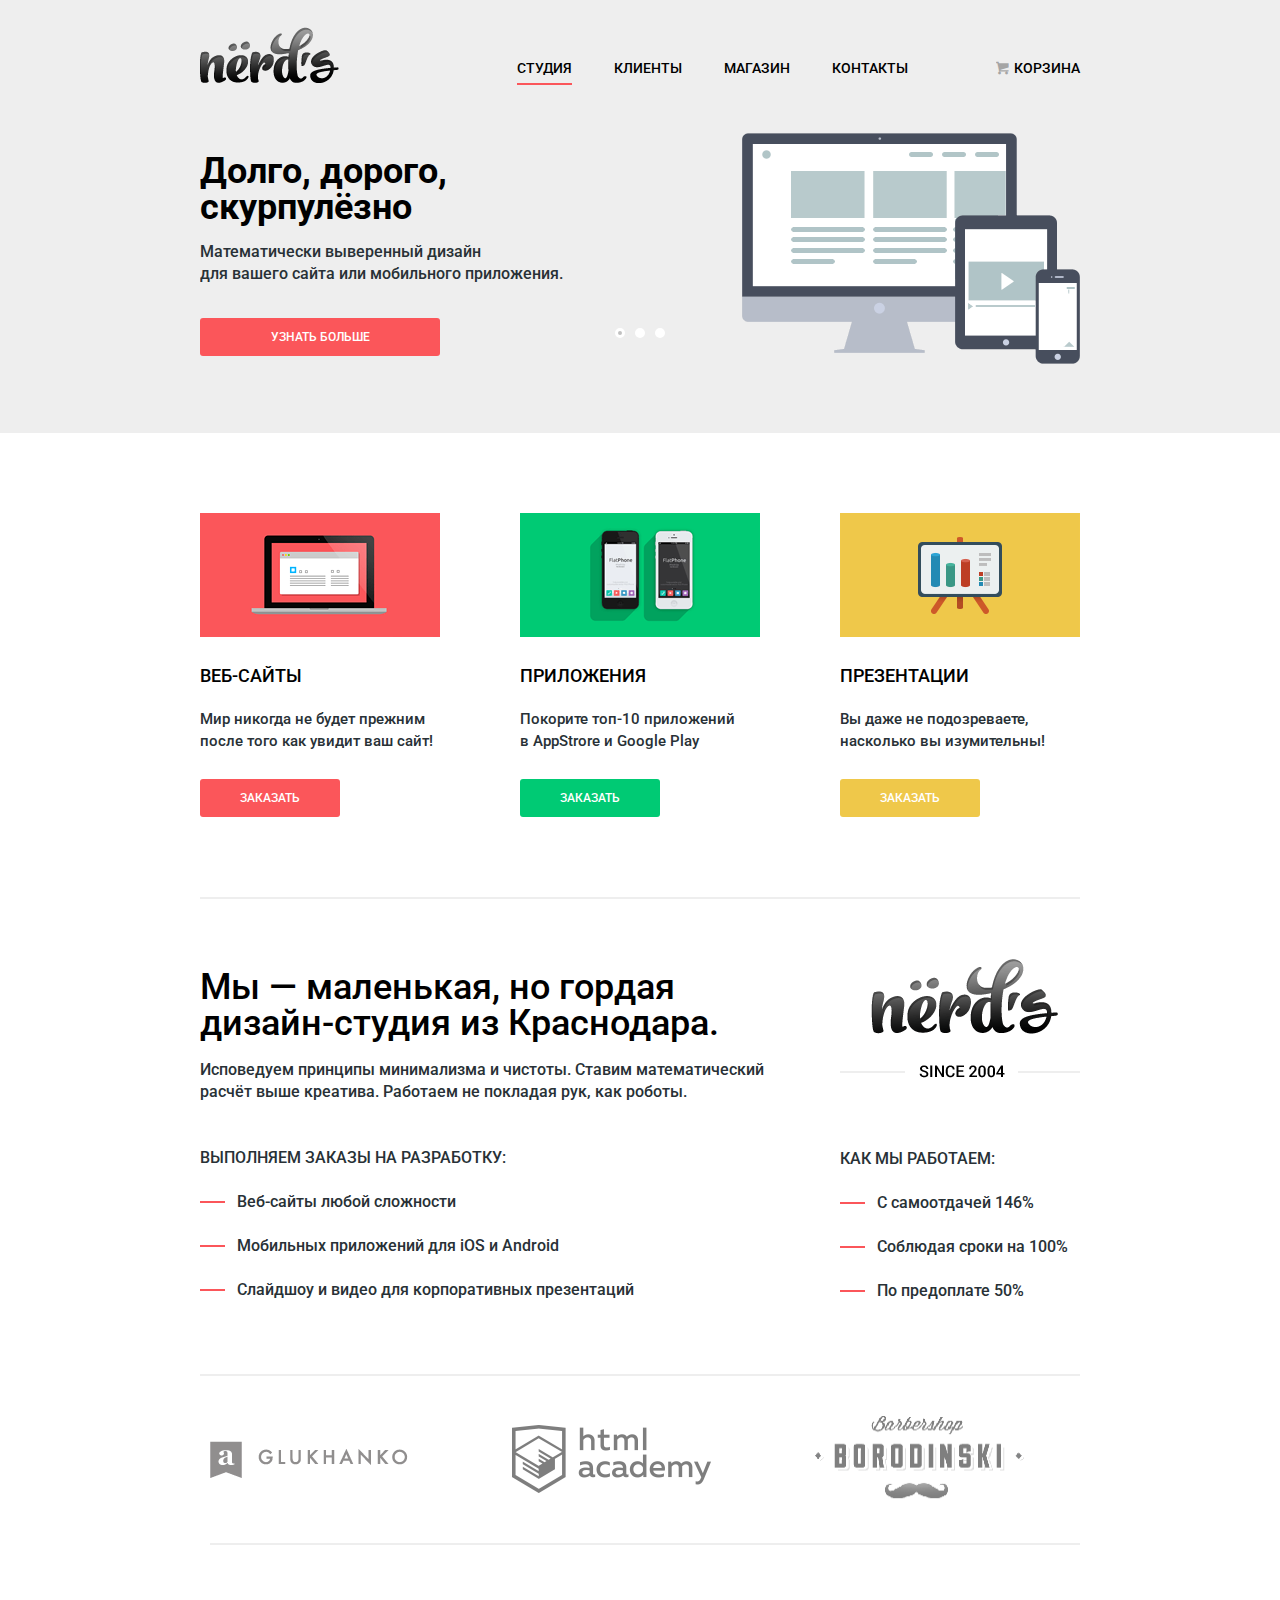
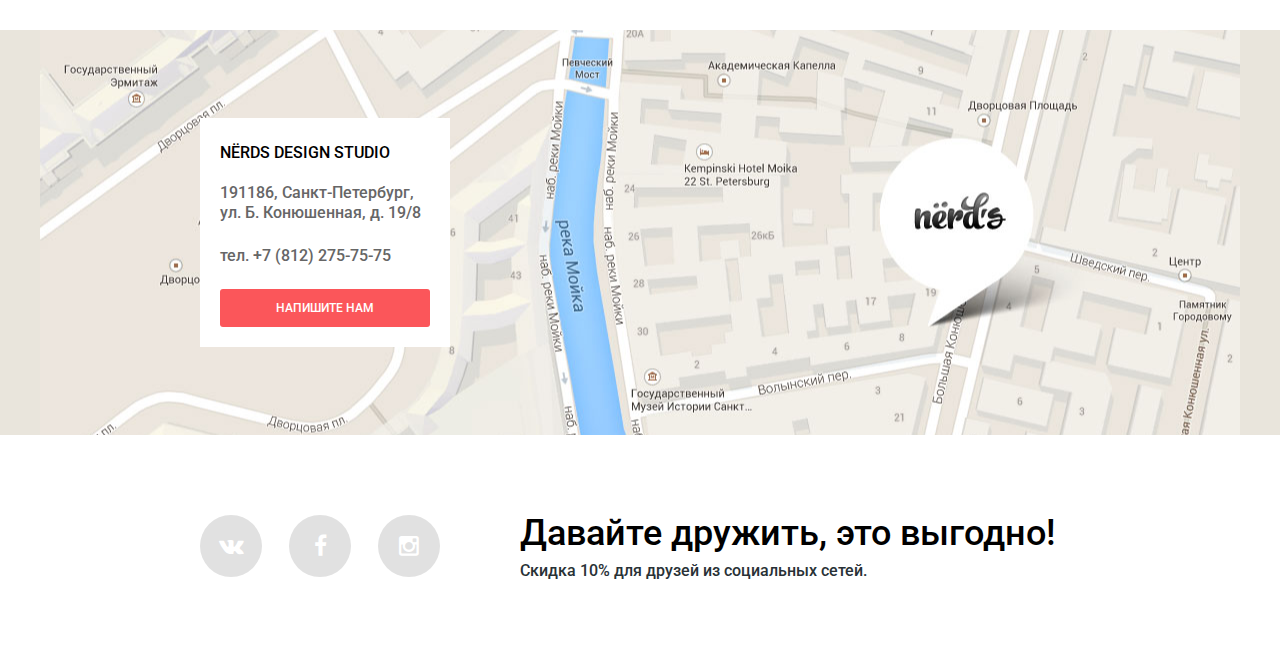
<file: index.html>
<!DOCTYPE html>
<html>
	<head>
		<meta charset="utf-8">
		<title>Nerds</title>
		<link href="https://fonts.googleapis.com/css?family=Roboto:500,700&amp;subset=cyrillic,latin" rel="stylesheet" type="text/css">
		<link rel="stylesheet" href="css/normalize.min.css">
		<link rel="stylesheet" href="css/style.css">
	</head>
	<body>
		<header class="main-header">
			<div class="container">
				<div class="clearfix">
					<div class="logo"><img src="img/logo.png" alt="logo" width="139" height="56">
					</div>
					<nav class="main-navigation">
						<ul>
							<li class="active"><a href="#">Студия</a></li>
							<li><a href="#">Клиенты</a></li>
							<li><a href="catalog.html">Магазин</a></li>
							<li><a href="#">Контакты</a></li>
						</ul>
						<div class="user-block"><a href="#" class="login"><i class="icon-basket"></i>Корзина</a></div>
					</nav>
				</div>
				<div class="slider">
					<input type="radio" id="btn-1" name="toggle" checked>
					<input type="radio" id="btn-2" name="toggle">
					<input type="radio" id="btn-3" name="toggle">
					<div class="slider-controls">
						<label for="btn-1"></label>
						<label for="btn-2"></label>
						<label for="btn-3"></label>
					</div>
					<div class="slides">
						<div class="slide">
							<div class="slide-text">
								<h2 class="slide-title">Долго, дорого,<br> скурпулёзно</h2>
								<p>Математически выверенный дизайн<br>для вашего сайта или мобильного приложения.</p>
								<a class="btn" href="#">Узнать больше</a>
							</div>
						</div>
						<div class="slide">
							<div class="slide-text">
								<h2 class="slide-title">Любите ли вы математику,<br> как любим её мы?</h2>
								<p>Нашим дизайнерам мы удаляем нейроны, ответственные за креатив, чтобы дать им возможность все просчитать</p>
								<a class="btn" href="">Узнать больше</a>
							</div>
						</div>
						<div class="slide">
							<div class="slide-text">
								<h2 class="slide-title">Только наркотики,<br> только хардкор!</h2>
								<p>Все дизайнерские решения в нашей компании принимаются только под воздействием качественных галлюциногенов</p>
								<a class="btn" href="">узнать больше</a>
							</div>
						</div>
					</div>
				</div>
			</div>
		</header>
		<div class="container">
			<div class="buttons-order clearfix">
				<div class="buttons-order-item web-sites">
					<div class="buttons-order-photo"><img src="img/web-sites.png" alt="Веб-сайты" width="240" height="124"></div>
					<h3 class="about-buttons">Веб-сайты</h3>
					<p class="about">Мир никогда не будет прежним после того как увидит ваш сайт!</p>
					<a class="btn" href="#">Заказать</a>
				</div>
				<div class="buttons-order-item applications">
					<div class="buttons-order-photo"><img src="img/applications.png" alt="Приложения" width="240" height="124"></div>
					<h3 class="about-buttons">Приложения</h3>
					<p class="about">Покорите топ-10 приложений<br>в AppStrore и Google Play</p>
					<a class="btn" href="#">Заказать</a>
				</div>
				<div class="buttons-order-item presentation">
					<div class="buttons-order-photo"><img src="img/presentation.png" alt="Презентации" width="240" height="124"></div>
					<h3 class="about-buttons">Презентации</h3>
					<p class="about">Вы даже не подозреваете,  насколько вы изумительны!</p>
					<a class="btn" href="#">Заказать</a>
				</div>
			</div>
			<div class="about-us clearfix">
				<div class="left-column">
					<p class="title">Мы — маленькая, но гордая дизайн-студия из Краснодара.</p>
					<p class="about-title">Исповедуем принципы минимализма и чистоты. Ставим математический расчёт выше креатива. Работаем не покладая рук, как роботы.</p>
					<p class="list">Выполняем заказы на разработку:</p>
					<ul class="about-list">
						<li>Веб-сайты любой сложности</li>
						<li>Мобильных приложений для iOS и Android</li>
						<li>Слайдшоу и видео для корпоративных презентаций</li>
					</ul>
				</div>
				<div class="right-column">
					<div class="about-us-logo"><a href="#"><img src="img/logo-since.png" alt="Логотип" width="240" height="119"></a></div>
					<p class="list">Как мы работаем:</p>
					<ul class="about-list">
						<li>С самоотдачей 146%</li>
						<li>Соблюдая сроки на 100%</li>
						<li>По предоплате 50%</li>
					</ul>
				</div>
			</div>
			<div class="logos">
				<a class="logos-item glukhanko" href=""><img src="img/glukhanko-1.png" alt="Glukhanko" width="198" height="37"></a>
				<a class="logos-item html-academy" href=""><img src="img/html-academy-1.png" alt="html-academy" width="199" height="68"></a>
				<a class="logos-item" href=""><img src="img/borodinski-1.png" alt="Borodinski" width="209" height="86"></a>
			</div>
		</div>
		<div class="map-contact">
				<iframe src="https://www.google.com/maps/embed?pb=!1m18!1m12!1m3!1d1998.5989424124086!2d30.320894616222443!3d59.93879686904775!2m3!1f0!2f0!3f0!3m2!1i1024!2i768!4f13.1!3m3!1m2!1s0x4696310fca5ba729%3A0xea9c53d4493c879f!2z0JHQvtC70YzRiNCw0Y8g0JrQvtC90Y7RiNC10L3QvdCw0Y8g0YPQuy4sIDE5LCDQodCw0L3QutGCLdCf0LXRgtC10YDQsdGD0YDQsywgMTkxMTg2!5e0!3m2!1sru!2sru!4v1447576676831" allowfullscreen></iframe>
				<div class="container">
					<div class="map-contact-form">
						<h2 class="name">Nёrds design studio</h2>
						<p class="address">191186, Санкт-Петербург,<br>ул. Б. Конюшенная, д. 19/8</p>
						<p class="address phone">тел. +7 (812) 275-75-75</p>
						<a href="form.html" class="btn btn-message">Напишите нам</a>
					</div>
				</div>
		</div>
		<footer class="main-footer">
			<div class="container clearfix">
				<div class="social-networks">
					<a class="social-btn" href="#"><i class="icon-vk"></i>ВК</a>
					<a class="social-btn" href="#"><i class="icon-facebook"></i>Facebook</a>
					<a class="social-btn" href="#"><i class="icon-instagramm"></i>Instagram</a>
				</div>
				<div class="friendship">
					<p class="friend-ship">Давайте дружить, это выгодно!</p>
					<p class="friends-social">Скидка 10% для друзей из социальных сетей.</p>
				</div>
			</div>
		</footer>
		<div class="modal-content">
			<div class="modal-content-close">Закрыть</div>
			<form class="sending" action="/echo" method="post">
				<div class="colum-left">
					<label for="user-name" class="sending-title">Ваше имя:</label>
					<input type="text" class="user-name" id="user-name" name="login" placeholder="Представьтесь, пожалуйста" required>
				</div>
				<div class="colum-right">
					<label for="user-mail" class="sending-title">Ваш e-mail:</label>
					<input type="text" class="user-mail" id="user-mail" name="mail" placeholder="Для отправки ответа" required>
				</div>
				<div class="colum-center">
					<label for="title-mail" class="sending-title">Текст письма:</label>
					<textarea class="title-mail" id="title-mail" placeholder="В свободной форме"></textarea>
				</div>
					<div class="modal-content-btn">
						<input type="submit" class="sending-btn" value="Отправить">
						<input type="reset" class="closing-btn" value="Отмена">
					</div>
			</form>
		</div>
		<script src="js/script.min.js"></script>
	</body>
</html>
</file>
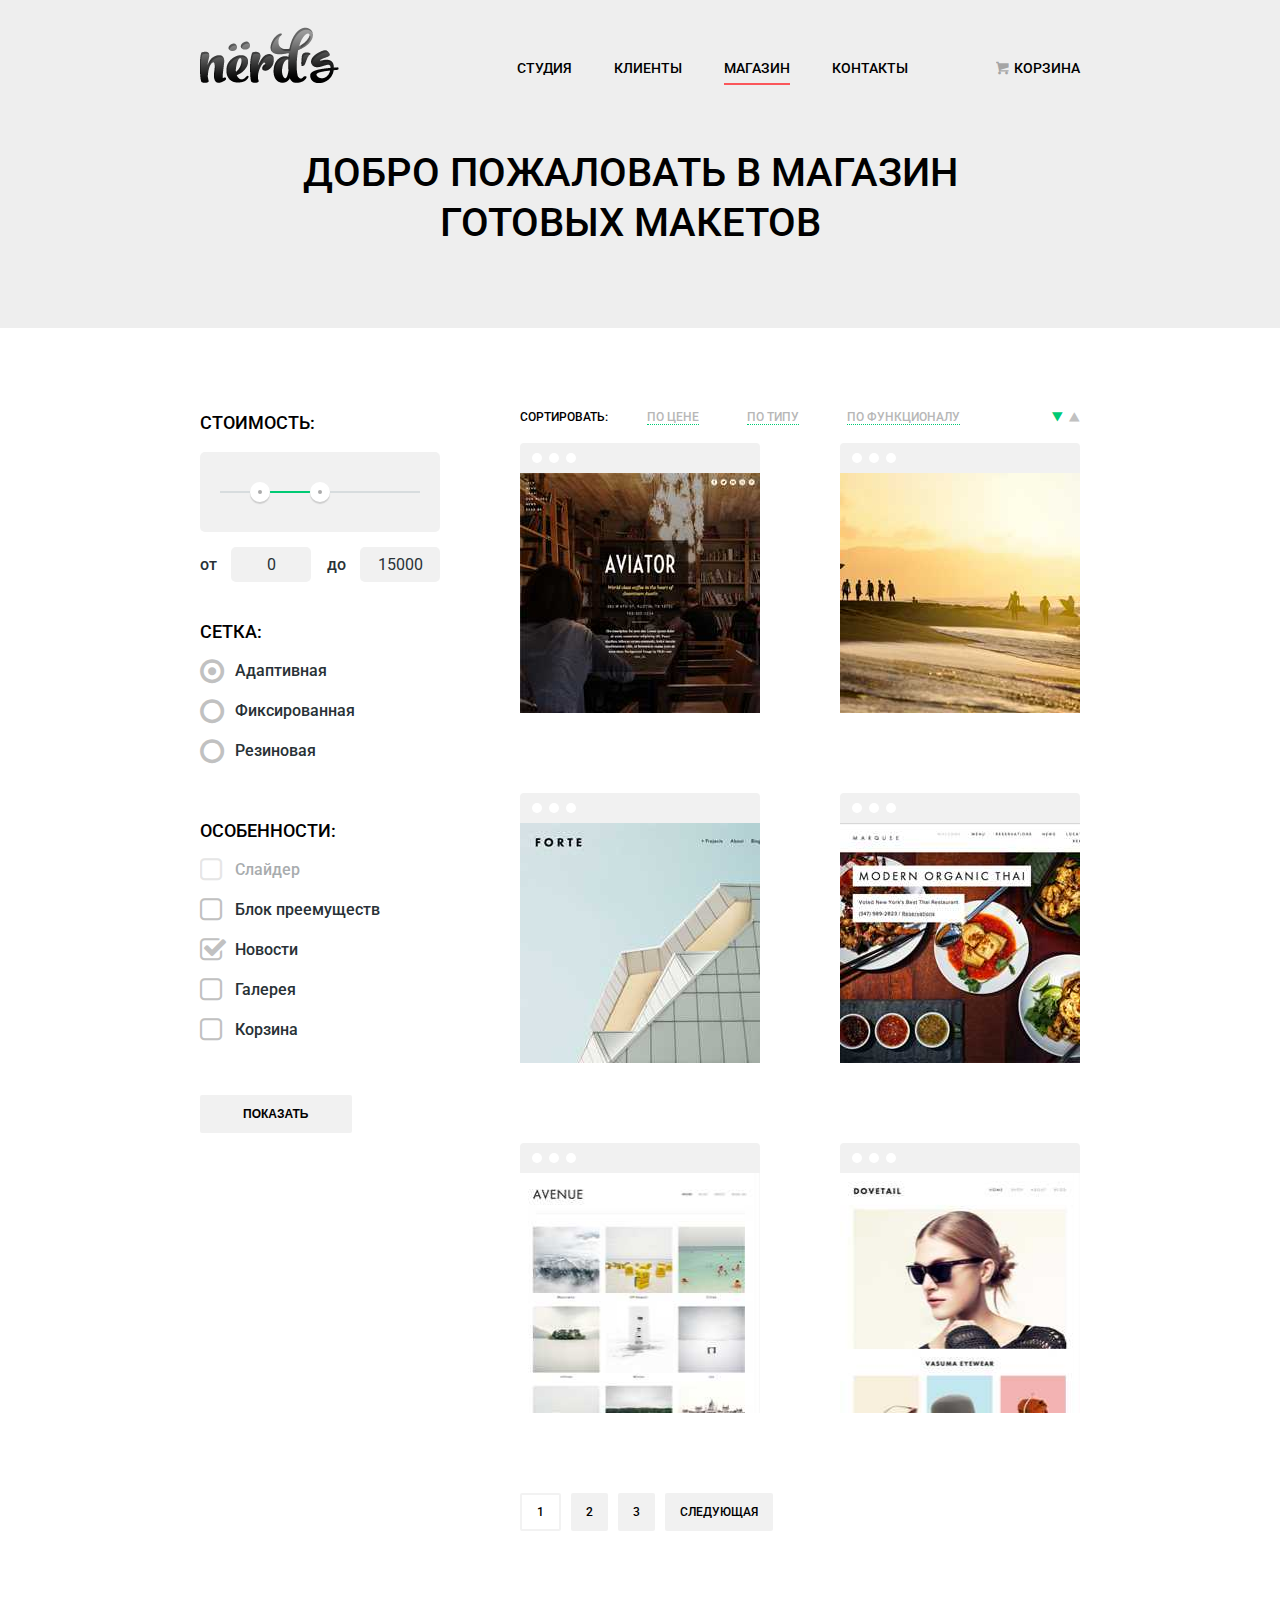
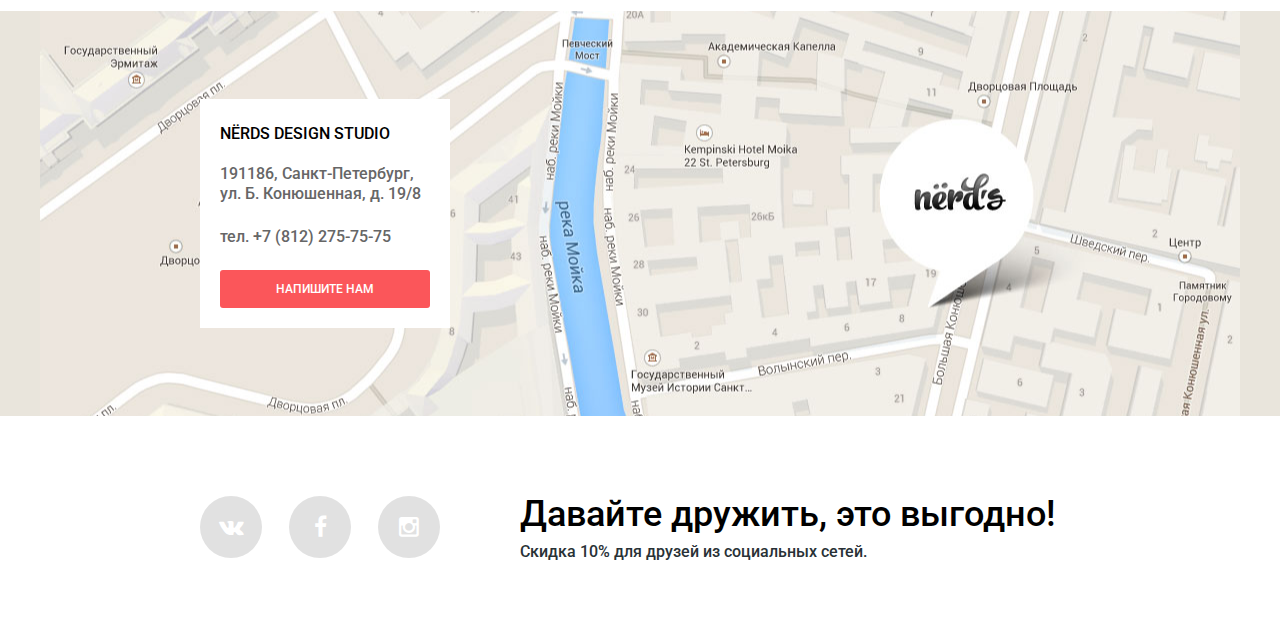
<file: catalog.html>
<!DOCTYPE html>
<html>
	<head>
		<meta charset="utf-8">
		<title>Nerds-Catalog</title>
		<link href="https://fonts.googleapis.com/css?family=Roboto:500,700&amp;subset=cyrillic,latin" rel="stylesheet" type="text/css">
		<link rel="stylesheet" href="css/normalize.min.css">
		<link rel="stylesheet" href="css/style.css">
	</head>
	<body>
		<header class="main-header">
			<div class="container">
				<div class="clearfix">
					<div class="logo"><a href="index.html"><img src="img/logo.png" alt="logo" width="139" height="56"></a>
					</div>
					<nav class="main-navigation">
						<ul>
							<li><a href="index.html">Студия</a></li>
							<li><a href="#">Клиенты</a></li>
							<li class="active"><a href="#">Магазин</a></li>
							<li><a href="#">Контакты</a></li>
						</ul>
						<div class="user-block"><a href="#" class="login"><i class="icon-basket"></i>Корзина</a></div>
					</nav>
				</div>
				<h1 class="title-catalog">Добро пожаловать в магазин готовых макетов</h1>
			</div>
		</header>
		<div class="container clearfix">
			<form class="filters" action="/echo" method="get">
				<fieldset class="range">
					<legend class="title-filter">Стоимость:</legend>
					<div class="range-filter">
						<div class="range-controls">
							<div class="scale">
									<div class="bar" style="margin-left: 20%; width: 30%"></div>
							</div>
							<div class="toggle toggle-min"></div>
							<div class="toggle toggle-max"></div>
						</div>
						<div class="price-controls">
						<label class="min-price">от <input name="min-price" type="text" value="0"></label>
						<label class="max-price">до <input name="max-price" type="text" value="15000"></label>
						</div>
					</div>
				</fieldset>
				<fieldset class="grid">
					<legend class="title-filter">Сетка:</legend>
					<input type="radio" id="adaptive" name="grid" value="adaptive" checked>
					<label for="adaptive"><i class="icon-circle"></i>Адаптивная</label>
					<input type="radio" id="fixed" name="grid" value="fixed">
					<label for="fixed"><i class="icon-circle"></i>Фиксированная</label>
					<input type="radio" id="responsive" name="grid" value="responsive">
					<label for="responsive"><i class="icon-circle"></i>Резиновая</label>
				</fieldset>
				<fieldset class="features">
					<legend class="title-filter">Особенности:</legend>
					<input type="checkbox" name="slider" id="slider" disabled>
					<label for="slider"><i class="icon-check-off"></i>Слайдер</label>
					<input type="checkbox" name="benefits" id="benefits">
					<label for="benefits"><i class="icon-check-off"></i>Блок преемуществ</label>
					<input type="checkbox" name="news" id="news" checked>
					<label for="news"><i class="icon-check-off"></i>Новости</label>
					<input type="checkbox" name="gallery" id="gallery">
					<label for="gallery"><i class="icon-check-off"></i>Галерея</label>
					<input type="checkbox" name="shopping" id="shopping">
					<label for="shopping"><i class="icon-check-off"></i>Корзина</label>
				</fieldset>
				<input class="filters-btn" type="submit" value="Показать">
			</form>
			<div class="catalog">
				<div class="sort clearfix">
					<p>Сортировать:</p>
					<ul class="sort-type">
						<li><a href="#">По цене</a></li>
						<li><a href="#">По типу</a></li>
						<li><a href="#">По функционалу</a></li>
					</ul>
					<div class="sort-direction">
						<a href="#"><i class="icon-down-dir active"></i>Вниз</a>
						<a href="#"><i class="icon-up-dir"></i>Вверх</a>
					</div>
				</div>
				<div class="catalog-items">
					<div class="catalog-item">
						<a class="catalog-item-foto" href="#"><img src="img/aviator.jpg" alt="aviator" width="240" height="240"></a>
						<div class="actions">
							<!-- <p class="title"> --><a class="title" href="#">Aviator</a><!-- </p> -->
							<p class="about-title">Одностраничный макет с авторским дизайном</p>
							<a class="item-buy" href="#">8000 Р.</a>
						</div>
					</div>
					<div class="catalog-item">
						<a class="catalog-item-foto sunset" href="#"><img src="img/sunset.jpg" alt="sunset" width="240" height="240"></a>
						<div class="actions">
							<!-- <p class="title"> --><a class="title" href="#">Sunset</a><!-- </p> -->
							<p class="about-title">Интернет магазин с личным кабинетом</p>
							<a class="item-buy" href="#">10000 Р.</a>
						</div>
					</div>
					<div class="catalog-item">
						<a class="catalog-item-foto" href="#"><img src="img/forte.jpg" alt="forte" width="240" height="240"></a>
						<div class="actions">
							<!-- <p class="title"> --><a class="title" href="#">Forte</a><!-- </p> -->
							<p class="about-title">Отличный макет для личного блога</p>
							<a class="item-buy" href="#">5000 Р.</a>
						</div>
					</div>
					<div class="catalog-item">
						<a class="catalog-item-foto" href="#"><img src="img/modern.jpg" alt="modern" width="240" height="240"></a>
						<div class="actions">
							<!-- <p class="title"> --><a class="title" href="#">Modern organic</a><!-- </p> -->
							<p class="about-title">Сайт для ресторана быстрого питания</p>
							<a class="item-buy" href="#">12000 Р.</a>
						</div>
					</div>
					<div class="catalog-item">
						<a class="catalog-item-foto" href="#"><img src="img/avenue.jpg" alt="avenue" width="240" height="240"></a>
						<div class="actions">
							<!-- <p class="title"> --><a class="title" href="#">Avenue</a><!-- </p> -->
							<p class="about-title">Макет для блога о путешествиях</p>
							<a class="item-buy" href="#">8000 Р.</a>
						</div>
					</div>
					<div class="catalog-item">
						<a class="catalog-item-foto" href="#"><img src="img/doveteil.jpg" alt="dovetail" width="240" height="240"></a>
						<div class="actions">
							<!-- <p class="title"> --><a class="title" href="#">Dovetail</a><!-- </p> -->
							<p class="about-title">Интернет-магазин с галереей товаров</p>
							<a class="item-buy" href="#">14000 Р.</a>
						</div>
					</div>
				</div>
					<ul class="pages">
					<li class="active"><a href="#">1</a></li>
					<li><a href="#">2</a></li>
					<li><a href="#">3</a></li>
					<li><a href="#">Следующая</a></li>
					</ul>
			</div>
		</div>
		<div class="map-contact">
				<iframe src="https://www.google.com/maps/embed?pb=!1m18!1m12!1m3!1d1998.5989424124086!2d30.320894616222443!3d59.93879686904775!2m3!1f0!2f0!3f0!3m2!1i1024!2i768!4f13.1!3m3!1m2!1s0x4696310fca5ba729%3A0xea9c53d4493c879f!2z0JHQvtC70YzRiNCw0Y8g0JrQvtC90Y7RiNC10L3QvdCw0Y8g0YPQuy4sIDE5LCDQodCw0L3QutGCLdCf0LXRgtC10YDQsdGD0YDQsywgMTkxMTg2!5e0!3m2!1sru!2sru!4v1447576676831" allowfullscreen></iframe>
				<div class="container">
					<div class="map-contact-form">
						<h2 class="name">Nёrds design studio</h2>
						<p class="address">191186, Санкт-Петербург,<br>ул. Б. Конюшенная, д. 19/8</p>
						<p class="address phone">тел. +7 (812) 275-75-75</p>
						<a href="form.html" class="btn btn-message">Напишите нам</a>
					</div>
				</div>
		</div>
		<footer class="main-footer">
			<div class="container clearfix">
				<div class="social-networks">
					<a class="social-btn" href="#"><i class="icon-vk"></i>ВК</a>
					<a class="social-btn" href="#"><i class="icon-facebook"></i>Facebook</a>
					<a class="social-btn" href="#"><i class="icon-instagramm"></i>Instagram</a>
				</div>
				<div class="friendship">
					<p class="friend-ship">Давайте дружить, это выгодно!</p>
					<p class="friends-social">Скидка 10% для друзей из социальных сетей.</p>
				</div>
			</div>
		</footer>
		<div class="modal-content">
			<div class="modal-content-close">Закрыть</div>
			<form class="sending" action="/echo" method="post">
				<div class="colum-left">
					<label for="user-name" class="sending-title">Ваше имя:</label>
					<input type="text" class="user-name" id="user-name" name="login" placeholder="Представьтесь, пожалуйста" required>
				</div>
				<div class="colum-right">
					<label for="user-mail" class="sending-title">Ваш e-mail:</label>
					<input type="text" class="user-mail" id="user-mail" name="mail" placeholder="Для отправки ответа" required>
				</div>
				<div class="colum-center">
					<label for="title-mail" class="sending-title">Текст письма:</label>
					<textarea class="title-mail" id="title-mail" placeholder="В свободной форме"></textarea>
				</div>
					<div class="modal-content-btn">
						<input type="submit" class="sending-btn" value="Отправить">
						<input type="reset" class="closing-btn" value="Отмена">
					</div>
			</form>
		</div>
		<script src="js/script.min.js"></script>
	</body>
</html>
</file>
<file: css/style.css>
@charset "UTF-8";
@font-face {
	font-family: "symbols-nerds";
	src: url("../font/symbols-nerds.eot?27841936");
	src: url("../font/symbols-nerds.eot?27841936#iefix") format("embedded-opentype"),
		url("../font/symbols-nerds.woff?27841936") format("woff"),
		url("../font/symbols-nerds.ttf?27841936") format("truetype"),
		url("../font/symbols-nerds.svg?27841936#symbols-nerds") format("svg");
	font-weight: normal;
	font-style: normal;
}
[class^="icon-"]:before,
[class*=" icon-"]:before {
	font-family: "symbols-nerds";
	font-style: normal;
	font-weight: normal;
	speak: none;
	display: inline-block;
	vertical-align: top;
	text-decoration: inherit;
	text-align: center;
	font-variant: normal;
	text-transform: none;
}
.icon-basket:before { content: "\62"; }
.icon-facebook:before { content: "\66"; }
.icon-twitter:before { content: "\74"; }
.icon-vk:before { content: "\76"; }
.icon-up-dir:before { content: "\25b2"; }
.icon-down-dir:before { content: "\25bc"; }
.icon-circle:before { content: "\25cb"; }
.icon-circle-dot:before { content: "\25cf"; }
.icon-check-off:before { content: "\2610"; }
.icon-check-on:before { content: "\2611"; }
.icon-instagramm:before { content: "📷"; }
body {
	margin: 0;
	font-size: 16px;
	line-height: 22px;
	font-family: "Roboto", "Arial", sans-serif;
	font-weight: 500;
	min-width: 900px;
	color: #283136;
}
.container {
	width: 880px;
	padding: 0 10px;
	margin: 0 auto;
}
.clearfix:after {
	content: "";
	display: table;
	clear: both;
}
.main-header .logo {
	float: left;
	max-width: 170px;
}
.main-header {
	background: #eee;
	margin: 0 auto;
	margin-bottom: 80px;
	padding-top: 27px;
}
.user-block {
	float: right;
	width: 130px;
	text-align: right;
	text-transform: uppercase;
}
.main-navigation {
	float: right;
	text-transform: uppercase;
	max-width: 700px;
	text-align: right;
	padding-top: 26px;
	margin-bottom: 40px;
}
.main-navigation ul {
	margin: 0;
	padding: 0;
	font-size: 0;
	list-style: none;
	float: left;
}
.main-navigation li {
	display: inline-block;
	vertical-align: top;
	font-size: 14px;
	line-height: 30px;
	margin: 0 42px 0 0;
}
.main-navigation a {
	display: block;
	text-decoration: none;
	color: #000;
}
.main-navigation a:hover,
.login a:hover {
	color: #fb565a;
}
.main-navigation a:active,
.login a:active {
	color: rgba(0,0,0,.4);
}
.main-navigation .active {
	box-shadow: 0 2px 0 #fb565a;
}
.login {
	position: relative;
	display: inline-block;
	vertical-align: top;
	font-size: 14px;
	line-height: 30px;
	text-decoration: none;
	color: inherit;
}
.login .icon-basket {
	margin-right: 5px;
	opacity: .3;
}
.login:hover .icon-basket {
	opacity: 1;
}
.login:active .icon-basket {
	opacity: .5;
}
.buttons-order {
	margin-bottom: 60px;
	padding-bottom: 80px;
	border-bottom: 2px solid #eee;
}
.buttons-order p {
	margin: 0;
}
.buttons-order .about-buttons {
	margin: 0 0 17px;
}
.buttons-order .about {
	margin: 0 0 27px;
	font-size: 15px;
}
.buttons-order-item {
	float: left;
	width: 240px;
	margin-right: 80px;
	text-align: left;
}
.buttons-order-item .about-buttons {
	font-size: 18px;
	line-height: 30px;
	color: #000;
	font-weight: 500;
}
.buttons-order-item:nth-child(3n) {
	margin-right: 0;
}
.buttons-order-photo {
	width: 240px;
	height: 124px;
	margin: 0 0 24px;
}
.web-sites .buttons-order-photo {
	background: #fb565a;
}
.applications .buttons-order-photo {
	background: #00ca74;
}
.presentation .buttons-order-photo {
	background: #efc84a;
}
.buttons-order-photo img {
	max-width: 100%;
	max-height: 100%;
	height: auto;
	vertical-align: top;
}
.btn {
	display: inline-block;
	vertical-align: top;
	padding: 10px 0 10px 0;
	font-size: 12px;
	line-height: 18px;
	text-transform: uppercase;
	text-decoration: none;
	text-align: center;
	border-radius: 3px;
	color: #fff;
	background: #fb565a;
}
.btn:hover {
	background: #d6494d;
}
.btn:active {
	background: #b63538;
	box-shadow: inset 0 3px 0 rgba(0,0,0,.15);
}
.about-buttons {
	text-transform: uppercase;
}
.buttons-order .btn {
	width: 140px;
}
.applications .btn {
	background: #00ca74;
}
.applications .btn:hover {
	background: #01a25e;
}
.applications .btn:active {
	background: #009053;
}
.presentation .btn {
	background: #efc84a;
}
.presentation .btn:hover {
	background: #d6ae2c;
}
.presentation .btn:active {
	background: #c09b24;
}
.left-column .title {
	font-size: 36px;
	line-height: 36px;
}
.list {
	text-transform: uppercase;
	margin: 0 0 22px;
}
.slider {
	position: relative;
	width: 880px;
	height: 310px;
	margin: 0 auto;
}
.slider input[type="radio"] {
	position: absolute;
	opacity: 0;
}
.slider-controls {
	position: absolute;
	bottom: 95px;
	left: 50%;
	width: 200px;
	height: 10px;
	margin-left: -100px;
	text-align: center;
	z-index: 1000;
}
.slider-controls label {
	display: inline-block;
	vertical-align: top;
	width: 4px;
	height: 4px;
	margin: 0 3px;
	background: white;
	border: 3px solid white;
	vertical-align: top;
	border-radius: 50%;
	cursor: pointer;
}
#btn-1:checked ~ .slider-controls label[for="btn-1"],
#btn-2:checked ~ .slider-controls label[for="btn-2"],
#btn-3:checked ~ .slider-controls label[for="btn-3"] {
	background: #c1c1c1;
}
.slide {
	position: absolute;
	top: 0;
	left: 0;
	width: 100%;
	height: 100%;
	overflow: hidden;
}
.slide-text {
	width: 480px;
	padding: 30px 0;
	color: #283136;
}
.slide-title {
	font-size: 36px;
	line-height: 1;
	color: #000;
	margin: 0;
}
.slide .btn {
	width: 240px;
	margin-top: 17px;
}
.slide:nth-child(1) {
	background-image: url("../img/slide1.png");
	background-repeat: no-repeat;
	background-position: 100% 10px;
}
.slide:nth-child(2) {
	background-image: url("../img/slide2.png");
	background-repeat: no-repeat;
	background-position: 100% 10px;
}
.slide:nth-child(3) {
	background-image: url("../img/slide3.png");
	background-repeat: no-repeat;
	background-position: 100% 0;
}
.slide {
	display: none;
}
#btn-1:checked ~ .slides .slide:nth-child(1) {
	display: block;
}
#btn-2:checked ~ .slides .slide:nth-child(2) {
	display: block;
}
#btn-3:checked ~ .slides .slide:nth-child(3) {
	display: block;
}
.about-us {
	color: #283136;
	border-bottom: 2px solid #eee;
	padding-bottom: 50px;
}
.about-us-logo {
	margin: 0 0 64px;
}
.left-column {
	float: left;
	width: 640px;
}
.left-column .title {
	color: black;
	width: 540px;
	text-decoration: none;
	margin: 10px 0 18px;
}
.left-column .about-title {
	width: 595px;
	margin: 0 0 44px;
}
.actions {
	display: none;
	position: absolute;
	height: 136px;
	width: 140px;
	padding: 34px 30px 30px;
	background: #fff;
	top: 20px;
	left: 20px;
	text-align: center;
}
.catalog-item:hover .actions {
	display: block;
}
.right-column {
	float: right;
}
.logos {
	border-bottom: 2px solid #eee;
	padding-top: 40px;
	padding-bottom: 35px;
	margin: 0 0 85px 10px;
}
.logos a {
	display: inline-block;
	vertical-align: middle;
}
.logos .logos-item {
	margin-right: 100px;
	opacity: 0.5;
}
.logos .logos-item:hover {
	opacity: 1;
}

.logos .logos-item:last-child {
	margin-right: 0;
}
.map-contact {
	padding: 88px 0;
	position: relative;
	background: #e9e5dc url("../img/map.jpg") no-repeat 50% 50%;
}
.map-contact-form {
	width: 250px;
	background: #fff;
	padding: 20px 20px;
	box-sizing: border-box;
	position: relative;
	z-index: 100;
}
.map-contact-form .name {
	line-height: 30px;
	font-size: 16px;
	text-transform: uppercase;
	margin: 0 0 15px;
	font-weight: 500;
	color: #000;
}
.map-contact-form .address {
	line-height: 20px;
	color: #666666;
	margin: 0 0 23px;
}
.map-contact-form .btn-message {
	display: block;
}
.map-contact iframe {
	position: absolute;
	top: 0;
	left: 0;
	width: 100%;
	height: 100%;
	border: none;
}
.social-networks {
	float: left;
	width: 240px;
	margin-right: 80px;
	font-size: 0;
}
.social-btn {
	display: inline-block;
	vertical-align: top;
	width: 62px;
	height: 62px;
	text-decoration: none;
	background: #e1e1e1;
	border-radius: 50%;
	margin-right: 27px;
	text-align: center;
	line-height: 62px;
}
.social-btn:hover {
	background: #fb565a;
}
.social-btn:active {
	background: #d6494d;
	box-shadow: inset 0 3px 0 rgba(0,0,0,.15);
}
.social-btn:last-child {
	margin-right: 0;
}
.social-btn i {
	font-size: 23px;
	color: #fff;
}
.friendship {
	float: left;
	width: 560px;
}
.friends-social {
	margin: 0;
}
.friend-ship {
	font-size: 36px;
	line-height: 36px;
	margin: 0 0 9px;
	color: #000;
}
legend {
	font-size: 18px;
	line-height: 30px;
	text-transform: uppercase;
	padding: 0;
	margin: 0 0 14px;
}
label {
	font-size: 16px;
	line-height: 18px;
}
.filters {
	float: left;
	width: 240px;
}
.filters fieldset {
	margin: 0 0 35px;
	padding: 0;
	border: none;
}
.grid input,
.features input {
	display: none;
}
.grid label,
.features label {
	display: block;
	margin: 0 0 20px;
	padding: 0 0 0 35px;
	position: relative;
	cursor: pointer;
	font-size: 16px;
	line-height: 20px;
}
.grid i,
.features i {
	position: absolute;
	left: 0;
	top: 0;
	font-size: 28px;
	color: #c1c1c1;
}
.grid i:hover,
.features i:hover {
	color: #b5b5b5;
}
.grid i:active,
.features i:active {
	color: #e9e9e9;
}
.grid input:checked + label i:before {
	content: "\25cf";
}
.features input:checked + label i:before {
	content: "\2611";
}
.filters input:disabled + label {
	opacity: .4;
}
.catalog {
	float: right;
	width: 560px;
	margin-bottom: 80px;
}
.range-filter {
	width: 240px;
}
.range-controls {
	position: relative;
	height: 41px;
	padding-top: 39px;
	padding-right: 20px;
	padding-left: 20px;
	margin-bottom: 15px;
	border-radius: 5px;
	background: #f1f1f1;
}
.range-controls .scale {
	height: 2px;
	background: #d7dcde;
}
.range-controls .bar {
	width: 70%;
	height: 2px;
	background: #00ca74;
}
.range-controls .toggle {
	position: absolute;
	top: 30px;
	left: 0px;
	width: 4px;
	height: 4px;
	cursor: pointer;
	border: 8px solid #fff;
	border-radius: 50%;
	background: #ababab;
	box-shadow: 0 2px 1px 0 #cfcfcf;
}
.range-controls .toggle-min {
	left: 50px;
}
.range-controls .toggle-max {
	left: 110px;
}
.price-controls {
	font-size: 0;
}
.price-controls label {
	font-size: 16px;
	display: inline-block;
	vertical-align: top;
	width: 50%;
	line-height: 22px;
}
.max-price {
	text-align: right;
}
.price-controls input {
	font-family: "Roboto", "Arial", sans-serif;
	font-size: 16px;
	width: 60px;
	margin-left: 10px;
	padding: 8px 10px;
	text-align: center;
	color: #283136;
	border: none;
	border-radius: 5px;
	outline: none;
	background: #f1f1f1;
}
.filters .title-filter {
	text-transform: uppercase;
	font-size: 18px;
	line-height: 30px;
	color: #000;
}
.title-catalog {
	font-size: 40px;
	width: 700px;
	line-height: 50px;
	text-transform: uppercase;
	text-align: center;
	padding: 25px 0 80px 80px;
	margin: 0;
	color: #000;
	font-weight: 500;
}
.grid {
	border: none;
	margin: 0;
	padding: 0;
	font-size: 0;
	list-style: none;
	float: left;
}
.grid {
	display: inline-block;
	vertical-align: top;
	font-size: 16px;
	line-height: 20px;
}
.sort {
	font-size: 12px;
	line-height: 18px;
	text-transform: uppercase;
	margin-bottom: 10px;
}
.sort p {
	float: left;
	width: 120px;
	margin: 0 7px 0 0;
	color: #000;
}
.sort-type a {
	text-decoration: none;
	border-bottom: 1px dotted #00ca74;
	color: #b7b7b7;
}
.sort-type a:hover {
	border-bottom: 1px solid #00ca74;
	color: #000;
}
.sort-type a:active {
	color: #000;
	border-bottom: none;
}
.sort-type {
	margin: 0;
	padding: 0;
	list-style: none;
	float: left;
	width: 390px;
}
.sort li {
	list-style-type: none;
	display: inline-block;
	vertical-align: top;
	padding-right: 45px;
}
.sort .active {
	color: #111;
	border-bottom: none;
}
.sort li:last-child {
	padding-right: 0;
}
.sort-direction {
	float: right;
	max-width: 40px;
	font-size: 0;
}
.sort-direction i {
	font-size: 23px;
}
.sort-direction .active {
	color: #00ca74;
}

.sort-direction a {
	color: #c1c1c1;
	margin: 0 0 0 6px;
}
.sort-direction a:hover {
	color: #000;
}
.filters-btn {
	display: inline-block;
	vertical-align: top;
	font-size: 12px;
	line-height: 18px;
	text-transform: uppercase;
	text-decoration: none;
	background: #f1f1f1;
	padding: 10px 43px 10px 43px;
	border-radius: 2px;
	color: #000;
	border: none;
	cursor: pointer;
	font-weight: bold;
}
.filters-btn:hover {
	background: #e5e5e5;
}
.filters-btn:active {
	background: #d5d5d5;
	box-shadow: inset 0 3px 0 rgba(0,0,0,.15);
}
.catalog-items {
	font-size: 0;
}
.catalog-items .title {
	display: inline-block;
	vertical-align: top;
	font-size: 18px;
	line-height: 1;
	text-transform: uppercase;
	text-align: center;
	color: #000;
	margin: 0 0 14px;
	text-decoration: none;
}
.title a {
	text-decoration: none;
	color: #000;
}
.catalog-items .about-title {
	font-size: 14px;
	line-height: 18px;
	color: #283136;
	text-align: center;
	margin: 0 0 15px;
}
.catalog-items .item-buy {
	background: #fb565a;
	color: #fff;
	padding: 10px;
	position: absolute;
	font-size: 18px;
	width: 120px;
	line-height: 1;
	text-decoration: none;
	border-radius: 3px;
	bottom: 30px;
	left: 30px;
}
.catalog-items .item-buy:hover {
	background: #d6494d;
}
.catalog-items .item-buy:active {
	background: #b63538;
	box-shadow: inset 0 3px 0 rgba(0,0,0,.15);
}
.catalog-item {
	display: inline-block;
	margin: 0 80px 80px 0;
	vertical-align: top;
	width: 240px;
	border-top: 30px solid #f1f1f1;
	border-top-right-radius: 4px;
	border-top-left-radius: 4px;
	position: relative;
	font-size: 10px;
}
.catalog-item:hover {
	border-top-color: #797979;
}
.catalog-item:after {
	content: "";
	position: absolute;
	top: -20px;
	left: 12px;
	width: 10px;
	height: 10px;
	background: #fff;
	border-radius: 50%;
	box-shadow: 17px 0 0 #fff, 34px 0 0 #fff;
}
.catalog-item:nth-child(2n) {
	margin-right: 0;
}
.catalog-item-foto {
	display: block;
	width: 240px;
	height: 240px;
	background: #f1f1f1;
}
.catalog-item-foto img {
	max-width: 100%;
	max-height: 100%;
	height: auto;
	vertical-align: top;
}
.action .title {
	margin: 0;
	padding: 0;
}
.action .title {
	font-size: 18px;
	line-height: 8px;
	text-align: center;
	text-transform: uppercase;
	margin-top: 55px;
}
.action .about-title {
	margin: 0;
	padding: 0;
}
.action .about-title {
	font-size: 14px;
	line-height: 18px;
	text-align: center;
	margin-top: 20px;
}
.action .item-buy {
	margin: 0;
	padding: 0;
}
.action .item-buy {
	font-size: 18px;
	line-height: 8px;
	background: #fb565a;
	color: #fff;
	margin: 10px 40px 10px 40px;
}
.pages {
	margin: 0;
	padding: 0;
	font-size: 0;
	list-style: none;
}
.pages li {
	display: inline-block;
	vertical-align: top;
	font-size: 12px;
	line-height: 18px;
	background: #f1f1f1;
	border-radius: 2px;
	list-style-type: none;
	text-transform: uppercase;
	padding: 10px 15px 10px 15px;
	margin-right: 10px;
}
.pages a {
	text-decoration: none;
	color: #000;
}
.pages .active {
	background: #fff;
	border: 2px solid #f2f2f2;
	padding-top: 8px;
	padding-bottom: 8px;
}
.pages li:hover {
	background: #e5e5e5;
}
.pages li:active {
	background: #d5d5d5;
}
.modal-content {
	display: none;
	position: absolute;
	top: 380px;
	left: 50%;
	margin: 0 0 0 -315px;
	z-index: 1000;
	width: 460px;
	padding: 50px 80px;
	background: #fff;
	box-shadow: 0 30px 50px rgba(0,0,0,.7);
}
.modal-content-show {
	display: block;
}
.modal-content-btn {
	font-size: 0;
}
.modal-content-btn input {
	font-family: "Roboto", "Arial", sans-serif
	font-size: 12px;
	line-height: 18px;
	border-radius: 3px;
	display: inline-block;
	vertical-align: top;
	width: 220px;
	margin: 0 20px 0 0;
	background: #fb565a;
	text-transform: uppercase;
	border: none;
	outline: none;
	padding: 10px;
	color: #fff;
}
.modal-content-btn [type="reset"] {
	margin: 0;
	background: #f1f1f1;
	color: #000;
}
.modal-content-close {
	position: absolute;
	right: 5px;
	top: 5px;
	width: 42px;
	height: 42px;
	border-radius: 50%;
	font-size: 0;
	cursor: pointer;
	background: #fb565a;
}
.modal-content-close:after,
.modal-content-close:before {
	content: "";
	position: absolute;
	width: 6px;
	height: 26px;
	background: #fff;
	top: 50%;
	left: 50%;
	margin: -13px 0 0 -3px;
	transform: rotate(45deg);
}
.modal-content-close:before {
	transform: rotate(-45deg);
}
.sending fieldset {
	border: none;
}
.modal-content .colum-left {
	float: left;
	width: 220px;
}
.modal-content .colum-right {
	float: right;
	width: 220px;
}
.modal-content .colum-center {
	float: left;
	margin-bottom: 50px;
}
.modal-content .sending-title {
	padding: 0 0 10px 0;
	margin: 0;
}
.sending input[type="text"] {
	width: 201px;
	border: 2px solid #d7dcde;
	border-radius: 2px;
	font-family: "Roboto", "Arial", sans-serif;
	text-transform: uppercase;
	padding: 9px 0 9px 15px;
	font-size: 12px;
	line-height: 18px;
	color: #111;
	outline: none;
	margin-bottom: 20px;
}
.sending textarea[type="text"] {
	padding: 9px 0 9px 15px;
}
.modal-content .title-mail {
	border: 2px solid #d7dcde;
	border-radius: 2px;
	font-family: "Roboto", "Arial", sans-serif;
	text-transform: uppercase;
	padding: 9px 0 9px 15px;
	font-size: 12px;
	line-height: 18px;
	color: #111;
	outline: none;
}
.modal-content .title-mail {
	width: 460px;
	height: 115px;
	border: none;
	border: 2px solid #d7dcde;
	border-radius: 2px;
	padding: 0;
	margin: 0;
}
.modal-content-btn .sending-btn:hover {
	background: #d6494d;
}
.modal-content-btn .sending-btn:active {
	background: #b63538;
	box-shadow: inset 0 3px 0 rgba(0,0,0,.15);
}
.sending .closing-btn {
	color: #000;
	background: #f1f1f1;
}
.sending .closing-btn:hover {
	background: #e5e5e5;
}
.sending .closing-btn:active {
	background: #d5d5d5;
	box-shadow: inset 0 3px 0 rgba(0,0,0,.15);
}
.about-list {
	margin: 0;
	padding: 0;
	list-style: none;
}
.about-list li {
	padding: 0 0 0 37px;
	margin: 0 0 22px;
	position: relative;
}
.about-list li:after {
	content: "";
	width: 25px;
	height: 2px;
	background: #fb565a;
	position: absolute;
	left: 0;
	top: 10px;
}
.main-footer {
	padding: 80px 0;
}
</file>
